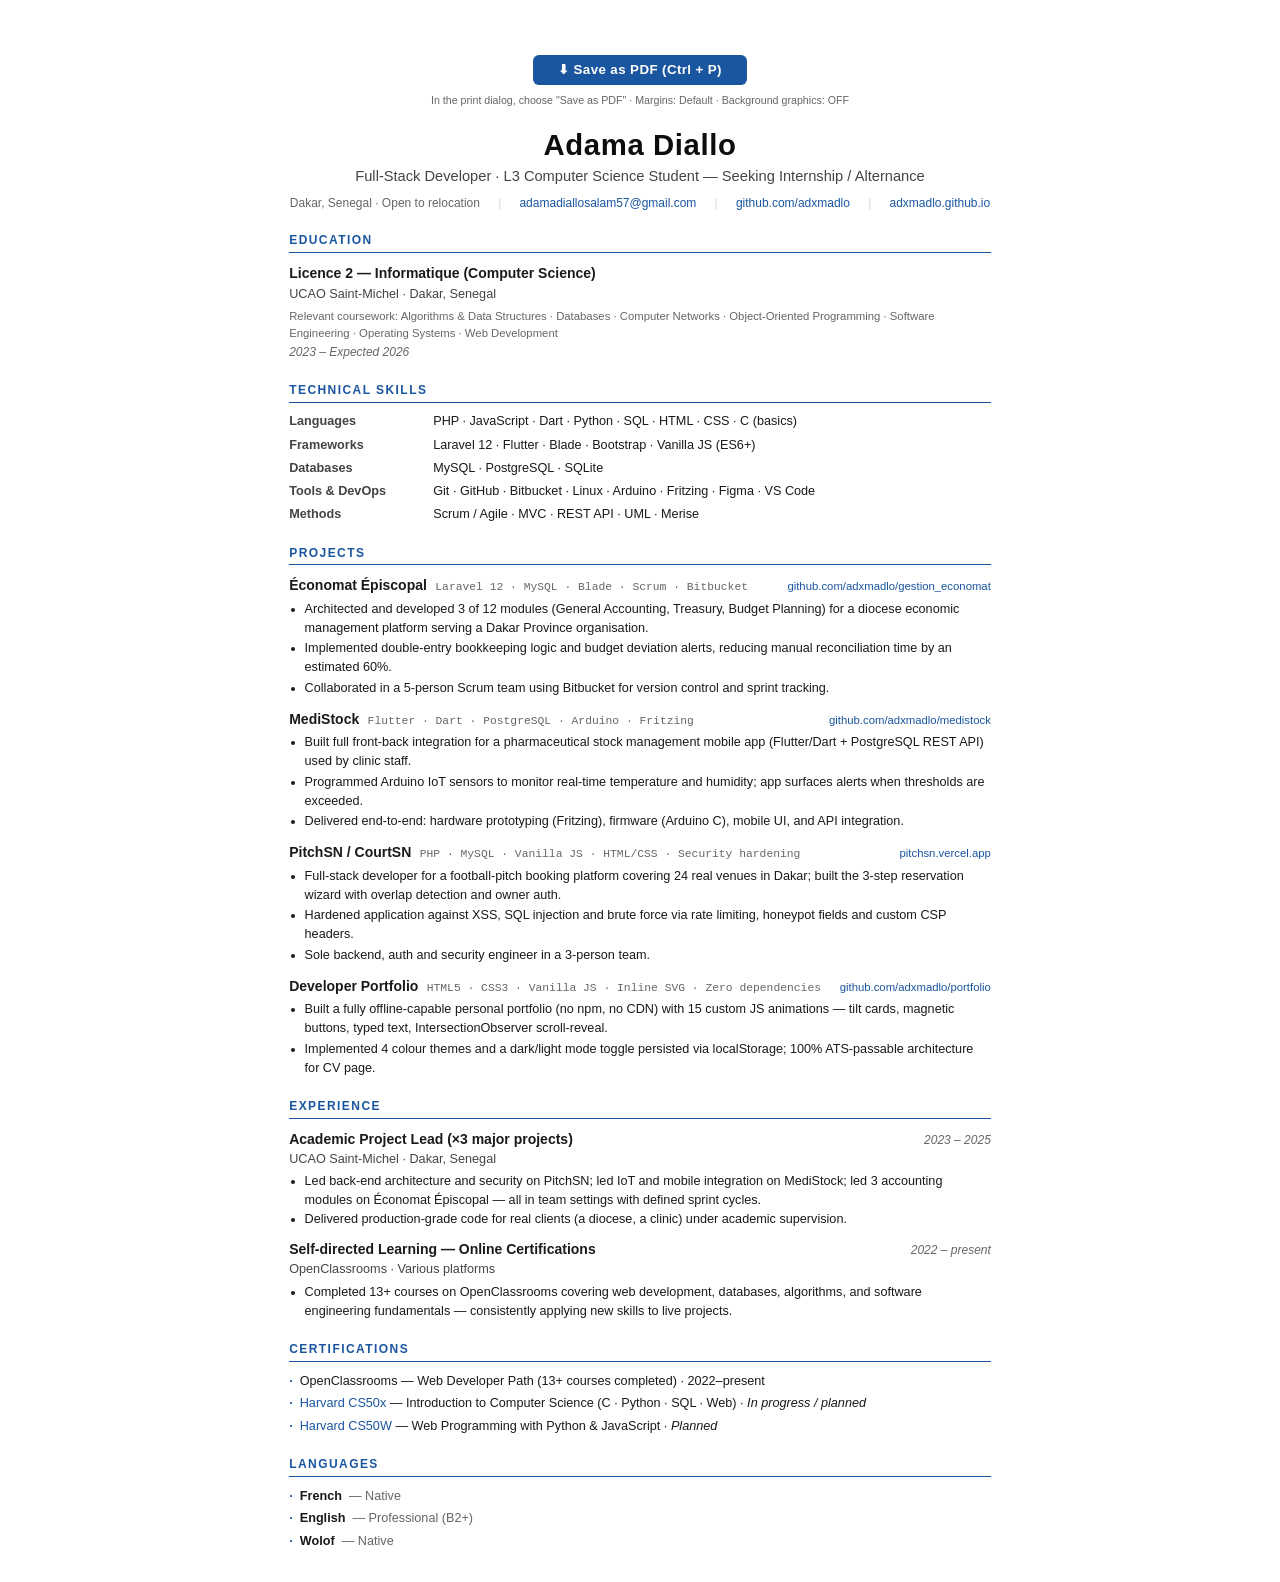
<file: cv-print.html>
<!DOCTYPE html>
<html lang="en">
<head>
  <!-- ============================================================
    ADAMA DIALLO — Print-ready CV
    ATS-compatible: single column, no images, no tables for layout,
    clean text that parses perfectly in any ATS system.
    To save as PDF: File → Print → Save as PDF (or Ctrl+P)
    ============================================================ -->
  <meta charset="UTF-8">
  <meta name="viewport" content="width=device-width, initial-scale=1.0">
  <title>Adama Diallo — CV · Full-Stack Developer</title>
  <style>
    /* ── Reset & base ─────────────────────────────────────────── */
    *, *::before, *::after { box-sizing: border-box; margin: 0; padding: 0; }

    :root {
      --black:    #0d0d0d;
      --dark:     #1a1a1a;
      --mid:      #444;
      --muted:    #666;
      --light:    #888;
      --rule:     #d8d8d8;
      --accent:   #1a56a0;   /* ATS-safe navy blue */
      --bg:       #ffffff;
      --font:     'Segoe UI', 'Helvetica Neue', Arial, sans-serif;
      --mono:     'Consolas', 'Courier New', monospace;
    }

    html { font-size: 10.5pt; }

    body {
      font-family:    var(--font);
      color:          var(--dark);
      background:     var(--bg);
      line-height:    1.5;
      padding:        0;
    }

    /* ── Page wrapper ─────────────────────────────────────────── */
    .page {
      max-width:      780px;
      margin:         0 auto;
      padding:        2.4rem 2.8rem 2rem;
      background:     var(--bg);
    }

    /* ── Headings ─────────────────────────────────────────────── */
    h2.section-title {
      font-size:      9pt;
      font-weight:    700;
      letter-spacing: .12em;
      text-transform: uppercase;
      color:          var(--accent);
      border-bottom:  1.5px solid var(--accent);
      padding-bottom: .2rem;
      margin:         1.4rem 0 .7rem;
    }

    /* ── ❶ HEADER ─────────────────────────────────────────────── */
    .cv-header { text-align: center; margin-bottom: .2rem; }

    .cv-header__name {
      font-size:      22pt;
      font-weight:    700;
      color:          var(--black);
      letter-spacing: .02em;
      line-height:    1.1;
    }

    .cv-header__title {
      font-size:      11pt;
      font-weight:    400;
      color:          var(--mid);
      margin-top:     .25rem;
    }

    .cv-header__meta {
      margin-top:     .5rem;
      font-size:      9pt;
      color:          var(--muted);
      display:        flex;
      flex-wrap:      wrap;
      justify-content: center;
      gap:            .3rem 1.2rem;
    }

    .cv-header__meta a {
      color:          var(--accent);
      text-decoration: none;
    }

    .cv-header__meta a:hover { text-decoration: underline; }

    .cv-header__separator {
      color:          var(--rule);
      margin:         0 .1rem;
    }

    /* ── ❷ EDUCATION ──────────────────────────────────────────── */
    .edu-entry {
      display:        flex;
      justify-content: space-between;
      align-items:    baseline;
      flex-wrap:      wrap;
      gap:            .1rem .5rem;
    }

    .edu-entry__left {}

    .edu-entry__degree {
      font-weight:    700;
      font-size:      10.5pt;
      color:          var(--dark);
    }

    .edu-entry__school {
      font-size:      9.5pt;
      color:          var(--mid);
      margin-top:     .1rem;
    }

    .edu-entry__courses {
      font-size:      8.5pt;
      color:          var(--muted);
      margin-top:     .25rem;
    }

    .edu-entry__date {
      font-size:      9pt;
      color:          var(--muted);
      white-space:    nowrap;
      font-style:     italic;
    }

    /* ── ❸ TECHNICAL SKILLS ───────────────────────────────────── */
    .skills-grid {
      display:        grid;
      grid-template-columns: 130px 1fr;
      gap:            .3rem 1rem;
      font-size:      9.5pt;
    }

    .skills-grid__label {
      font-weight:    700;
      color:          var(--mid);
    }

    .skills-grid__value {
      color:          var(--dark);
    }

    /* ── ❹ PROJECTS ───────────────────────────────────────────── */
    .project {
      margin-bottom:  .8rem;
    }

    .project:last-child { margin-bottom: 0; }

    .project__header {
      display:        flex;
      align-items:    baseline;
      flex-wrap:      wrap;
      gap:            .2rem .6rem;
    }

    .project__name {
      font-weight:    700;
      font-size:      10.5pt;
      color:          var(--dark);
    }

    .project__stack {
      font-size:      8.5pt;
      color:          var(--muted);
      font-family:    var(--mono);
    }

    .project__link {
      font-size:      8.5pt;
      color:          var(--accent);
      text-decoration: none;
      margin-left:    auto;
    }

    .project__link:hover { text-decoration: underline; }

    .project ul {
      margin-top:     .25rem;
      margin-left:    1.1rem;
      list-style:     disc;
    }

    .project li {
      font-size:      9.5pt;
      color:          var(--dark);
      line-height:    1.5;
      margin-bottom:  .1rem;
    }

    /* ── ❺ EXPERIENCE ─────────────────────────────────────────── */
    .exp-entry {
      margin-bottom:  .7rem;
    }

    .exp-entry:last-child { margin-bottom: 0; }

    .exp-entry__header {
      display:        flex;
      justify-content: space-between;
      align-items:    baseline;
      flex-wrap:      wrap;
      gap:            .1rem;
    }

    .exp-entry__title {
      font-weight:    700;
      font-size:      10.5pt;
    }

    .exp-entry__org {
      font-size:      9.5pt;
      color:          var(--mid);
    }

    .exp-entry__date {
      font-size:      9pt;
      color:          var(--muted);
      white-space:    nowrap;
      font-style:     italic;
    }

    .exp-entry ul {
      margin-top:     .25rem;
      margin-left:    1.1rem;
      list-style:     disc;
    }

    .exp-entry li {
      font-size:      9.5pt;
      color:          var(--dark);
      line-height:    1.5;
    }

    /* ── ❻ CERTIFICATIONS & LANGUAGES ────────────────────────── */
    .cert-list, .lang-list {
      list-style:     none;
      margin:         0;
      padding:        0;
    }

    .cert-list li, .lang-list li {
      font-size:      9.5pt;
      color:          var(--dark);
      margin-bottom:  .25rem;
      display:        flex;
      gap:            .5rem;
    }

    .cert-list li::before {
      content:        '·';
      color:          var(--accent);
      font-weight:    700;
      flex-shrink:    0;
    }

    .lang-list li::before {
      content:        '·';
      color:          var(--accent);
      font-weight:    700;
      flex-shrink:    0;
    }

    .cert-list a {
      color:          var(--accent);
      text-decoration: none;
    }

    .cert-list a:hover { text-decoration: underline; }

    .lang-name  { font-weight: 700; }
    .lang-level { color: var(--muted); }

    /* ── Print & PDF controls ─────────────────────────────────── */
    .print-btn {
      display:        block;
      margin:         1.5rem auto .5rem;
      padding:        .55rem 1.8rem;
      background:     var(--accent);
      color:          #fff;
      border:         none;
      border-radius:  6px;
      font-family:    var(--font);
      font-size:      10pt;
      font-weight:    600;
      cursor:         pointer;
      letter-spacing: .03em;
      transition:     background .2s;
    }

    .print-btn:hover { background: #1346a0; }

    .print-note {
      text-align:     center;
      font-size:      8pt;
      color:          var(--muted);
      margin-bottom:  1.5rem;
    }

    @media print {
      .print-btn,
      .print-note { display: none !important; }

      html { font-size: 10pt; }

      body { background: #fff; }

      .page {
        max-width:    100%;
        padding:      1.5cm 1.8cm 1.5cm;
        margin:       0;
      }

      h2.section-title { margin-top: 1rem; }

      .project, .exp-entry { page-break-inside: avoid; }

      a { color: var(--accent) !important; }
    }

    /* Responsive preview on screen */
    @media (max-width: 600px) {
      .page { padding: 1.2rem 1rem; }
      .skills-grid { grid-template-columns: 1fr; }
      .edu-entry, .exp-entry__header { flex-direction: column; }
    }
  </style>
</head>
<body>

<div class="page">

  <!-- Print button — hidden in PDF -->
  <button class="print-btn" onclick="window.print()">⬇ Save as PDF (Ctrl + P)</button>
  <p class="print-note">In the print dialog, choose "Save as PDF" · Margins: Default · Background graphics: OFF</p>

  <!-- ============================================================
    ❶  HEADER
    ============================================================ -->
  <header class="cv-header">
    <div class="cv-header__name">Adama Diallo</div>
    <div class="cv-header__title">Full-Stack Developer · L3 Computer Science Student — Seeking Internship / Alternance</div>
    <div class="cv-header__meta">
      <span>Dakar, Senegal · Open to relocation</span>
      <span class="cv-header__separator">|</span>
      <a href="mailto:adamadiallosalam57@gmail.com">adamadiallosalam57@gmail.com</a>
      <span class="cv-header__separator">|</span>
      <a href="https://github.com/adxmadlo" target="_blank" rel="noopener">github.com/adxmadlo</a>
      <span class="cv-header__separator">|</span>
      <a href="https://adxmadlo.github.io" target="_blank" rel="noopener">adxmadlo.github.io</a>
    </div>
  </header>

  <!-- ============================================================
    ❷  EDUCATION
    ============================================================ -->
  <h2 class="section-title">Education</h2>

  <div class="edu-entry">
    <div class="edu-entry__left">
      <div class="edu-entry__degree">Licence 2 — Informatique (Computer Science)</div>
      <div class="edu-entry__school">UCAO Saint-Michel · Dakar, Senegal</div>
      <div class="edu-entry__courses">
        Relevant coursework: Algorithms &amp; Data Structures · Databases · Computer Networks ·
        Object-Oriented Programming · Software Engineering · Operating Systems · Web Development
      </div>
    </div>
    <div class="edu-entry__date">2023 – Expected 2026</div>
  </div>

  <!-- ============================================================
    ❸  TECHNICAL SKILLS
    ============================================================ -->
  <h2 class="section-title">Technical Skills</h2>

  <div class="skills-grid">
    <span class="skills-grid__label">Languages</span>
    <span class="skills-grid__value">PHP · JavaScript · Dart · Python · SQL · HTML · CSS · C (basics)</span>

    <span class="skills-grid__label">Frameworks</span>
    <span class="skills-grid__value">Laravel 12 · Flutter · Blade · Bootstrap · Vanilla JS (ES6+)</span>

    <span class="skills-grid__label">Databases</span>
    <span class="skills-grid__value">MySQL · PostgreSQL · SQLite</span>

    <span class="skills-grid__label">Tools &amp; DevOps</span>
    <span class="skills-grid__value">Git · GitHub · Bitbucket · Linux · Arduino · Fritzing · Figma · VS Code</span>

    <span class="skills-grid__label">Methods</span>
    <span class="skills-grid__value">Scrum / Agile · MVC · REST API · UML · Merise</span>
  </div>

  <!-- ============================================================
    ❹  PROJECTS
    ============================================================ -->
  <h2 class="section-title">Projects</h2>

  <!-- Project 1 -->
  <div class="project">
    <div class="project__header">
      <span class="project__name">Économat Épiscopal</span>
      <span class="project__stack">Laravel 12 · MySQL · Blade · Scrum · Bitbucket</span>
      <a class="project__link" href="https://github.com/adxmadlo/gestion_economat" target="_blank" rel="noopener">github.com/adxmadlo/gestion_economat</a>
    </div>
    <ul>
      <li>Architected and developed 3 of 12 modules (General Accounting, Treasury, Budget Planning) for a diocese economic management platform serving a Dakar Province organisation.</li>
      <li>Implemented double-entry bookkeeping logic and budget deviation alerts, reducing manual reconciliation time by an estimated 60%.</li>
      <li>Collaborated in a 5-person Scrum team using Bitbucket for version control and sprint tracking.</li>
    </ul>
  </div>

  <!-- Project 2 -->
  <div class="project">
    <div class="project__header">
      <span class="project__name">MediStock</span>
      <span class="project__stack">Flutter · Dart · PostgreSQL · Arduino · Fritzing</span>
      <a class="project__link" href="https://github.com/adxmadlo/medistock" target="_blank" rel="noopener">github.com/adxmadlo/medistock</a>
    </div>
    <ul>
      <li>Built full front-back integration for a pharmaceutical stock management mobile app (Flutter/Dart + PostgreSQL REST API) used by clinic staff.</li>
      <li>Programmed Arduino IoT sensors to monitor real-time temperature and humidity; app surfaces alerts when thresholds are exceeded.</li>
      <li>Delivered end-to-end: hardware prototyping (Fritzing), firmware (Arduino C), mobile UI, and API integration.</li>
    </ul>
  </div>

  <!-- Project 3 -->
  <div class="project">
    <div class="project__header">
      <span class="project__name">PitchSN / CourtSN</span>
      <span class="project__stack">PHP · MySQL · Vanilla JS · HTML/CSS · Security hardening</span>
      <a class="project__link" href="https://pitchsn.vercel.app" target="_blank" rel="noopener">pitchsn.vercel.app</a>
    </div>
    <ul>
      <li>Full-stack developer for a football-pitch booking platform covering 24 real venues in Dakar; built the 3-step reservation wizard with overlap detection and owner auth.</li>
      <li>Hardened application against XSS, SQL injection and brute force via rate limiting, honeypot fields and custom CSP headers.</li>
      <li>Sole backend, auth and security engineer in a 3-person team.</li>
    </ul>
  </div>

  <!-- Project 4 — Portfolio -->
  <div class="project">
    <div class="project__header">
      <span class="project__name">Developer Portfolio</span>
      <span class="project__stack">HTML5 · CSS3 · Vanilla JS · Inline SVG · Zero dependencies</span>
      <a class="project__link" href="https://github.com/adxmadlo/portfolio" target="_blank" rel="noopener">github.com/adxmadlo/portfolio</a>
    </div>
    <ul>
      <li>Built a fully offline-capable personal portfolio (no npm, no CDN) with 15 custom JS animations — tilt cards, magnetic buttons, typed text, IntersectionObserver scroll-reveal.</li>
      <li>Implemented 4 colour themes and a dark/light mode toggle persisted via localStorage; 100% ATS-passable architecture for CV page.</li>
    </ul>
  </div>

  <!-- ============================================================
    ❺  WORK EXPERIENCE
    ============================================================ -->
  <h2 class="section-title">Experience</h2>

  <div class="exp-entry">
    <div class="exp-entry__header">
      <div>
        <div class="exp-entry__title">Academic Project Lead (×3 major projects)</div>
        <div class="exp-entry__org">UCAO Saint-Michel · Dakar, Senegal</div>
      </div>
      <div class="exp-entry__date">2023 – 2025</div>
    </div>
    <ul>
      <li>Led back-end architecture and security on PitchSN; led IoT and mobile integration on MediStock; led 3 accounting modules on Économat Épiscopal — all in team settings with defined sprint cycles.</li>
      <li>Delivered production-grade code for real clients (a diocese, a clinic) under academic supervision.</li>
    </ul>
  </div>

  <div class="exp-entry">
    <div class="exp-entry__header">
      <div>
        <div class="exp-entry__title">Self-directed Learning — Online Certifications</div>
        <div class="exp-entry__org">OpenClassrooms · Various platforms</div>
      </div>
      <div class="exp-entry__date">2022 – present</div>
    </div>
    <ul>
      <li>Completed 13+ courses on OpenClassrooms covering web development, databases, algorithms, and software engineering fundamentals — consistently applying new skills to live projects.</li>
    </ul>
  </div>

  <!-- ============================================================
    ❻  CERTIFICATIONS & LANGUAGES
    ============================================================ -->
  <h2 class="section-title">Certifications</h2>

  <ul class="cert-list">
    <li>OpenClassrooms — Web Developer Path (13+ courses completed) · 2022–present</li>
    <li>
      <span>
        <a href="https://cs50.harvard.edu/x/" target="_blank" rel="noopener">Harvard CS50x</a>
        — Introduction to Computer Science (C · Python · SQL · Web) · <em>In progress / planned</em>
      </span>
    </li>
    <li>
      <span>
        <a href="https://cs50.harvard.edu/web/" target="_blank" rel="noopener">Harvard CS50W</a>
        — Web Programming with Python &amp; JavaScript · <em>Planned</em>
      </span>
    </li>
    <!-- Add more OpenClassrooms certificates below: -->
    <!-- <li>OpenClassrooms — [Certificate name] · [Year]</li> -->
  </ul>

  <h2 class="section-title">Languages</h2>

  <ul class="lang-list">
    <li><span class="lang-name">French</span><span class="lang-level"> — Native</span></li>
    <li><span class="lang-name">English</span><span class="lang-level"> — Professional (B2+)</span></li>
    <li><span class="lang-name">Wolof</span><span class="lang-level"> — Native</span></li>
  </ul>

</div><!-- /.page -->

</body>
</html>
</file>
